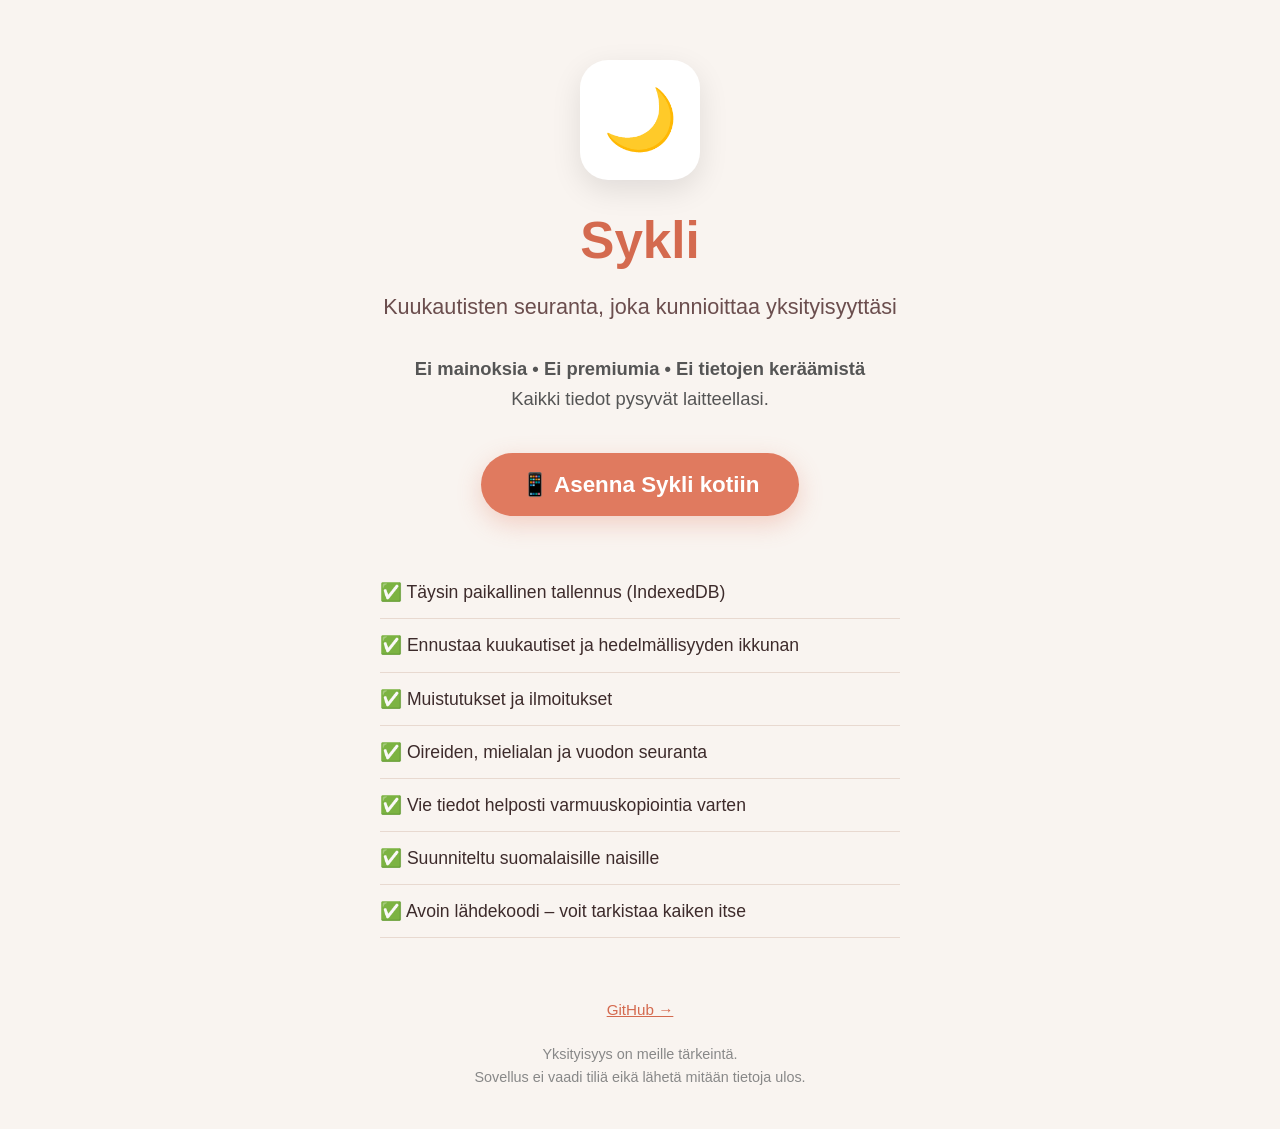
<file: index.html>
<!DOCTYPE html>
<html lang="fi">
<head>
    <meta charset="UTF-8">
    <meta name="viewport" content="width=device-width, initial-scale=1.0">
    <title>Sykli – Yksityinen kuukautisten seuranta</title>
    
    <!-- Link to the app's manifest (important) -->
    <link rel="manifest" href="manifest.json">
    
    <style>
        :root {
            --primary: #e07a5f;
            --soft-bg: #f9f4f0;
            --text: #3d2b2b;
        }
        
        * { margin: 0; padding: 0; box-sizing: border-box; }
        body {
            font-family: -apple-system, BlinkMacSystemFont, 'Segoe UI', Roboto, sans-serif;
            background: var(--soft-bg);
            color: var(--text);
            line-height: 1.6;
            text-align: center;
            padding: 40px 20px;
            min-height: 100vh;
        }
        .container {
            max-width: 640px;
            margin: 0 auto;
        }
        h1 {
            font-size: 3.2rem;
            font-weight: 800;
            margin-bottom: 8px;
            color: #d46a4f;
        }
        .tagline {
            font-size: 1.35rem;
            color: #6b4e4e;
            margin-bottom: 30px;
        }
        .description {
            font-size: 1.15rem;
            margin: 20px 0 40px;
            color: #555;
        }
        .install-btn {
            background: var(--primary);
            color: white;
            border: none;
            padding: 18px 40px;
            font-size: 1.4rem;
            font-weight: 600;
            border-radius: 9999px;
            cursor: pointer;
            box-shadow: 0 8px 25px rgba(224, 122, 95, 0.3);
            transition: all 0.2s;
            display: inline-flex;
            align-items: center;
            gap: 12px;
        }
        .install-btn:hover {
            transform: translateY(-3px);
            box-shadow: 0 12px 30px rgba(224, 122, 95, 0.4);
        }
        .benefits {
            margin: 50px 0;
            text-align: left;
            max-width: 520px;
            margin-left: auto;
            margin-right: auto;
        }
        .benefits ul {
            list-style: none;
        }
        .benefits li {
            padding: 12px 0;
            font-size: 1.1rem;
            border-bottom: 1px solid #e8d9d0;
            display: flex;
            align-items: center;
            gap: 12px;
        }
        .footer {
            margin-top: 60px;
            font-size: 0.95rem;
            color: #888;
        }
        .icon-preview {
            width: 120px;
            height: 120px;
            margin: 20px auto;
            background: white;
            border-radius: 28px;
            box-shadow: 0 10px 30px rgba(0,0,0,0.1);
            display: flex;
            align-items: center;
            justify-content: center;
            font-size: 60px;
        }
    </style>
</head>
<body>
    <div class="container">
        <div class="icon-preview">🌙</div>
        
        <h1>Sykli</h1>
        <p class="tagline">Kuukautisten seuranta, joka kunnioittaa yksityisyyttäsi</p>
        
        <div class="description">
            <strong>Ei mainoksia • Ei premiumia • Ei tietojen keräämistä</strong><br>
            Kaikki tiedot pysyvät laitteellasi.
        </div>

        <button id="installBtn" class="install-btn">
            📱 Asenna Sykli kotiin
        </button>

        <p id="installHint" style="margin-top: 20px; color: #777; display: none;">
            Tai paina selaimen valikosta "Lisää aloitusnäytölle"
        </p>

        <div class="benefits">
            <ul>
                <li>✅ Täysin paikallinen tallennus (IndexedDB)</li>
                <li>✅ Ennustaa kuukautiset ja hedelmällisyyden ikkunan</li>
                <li>✅ Muistutukset ja ilmoitukset</li>
                <li>✅ Oireiden, mielialan ja vuodon seuranta</li>
                <li>✅ Vie tiedot helposti varmuuskopiointia varten</li>
                <li>✅ Suunniteltu suomalaisille naisille</li>
                <li>✅ Avoin lähdekoodi – voit tarkistaa kaiken itse</li>
            </ul>
        </div>

        <div class="footer">
            <p><a href="https://github.com/Hobbyaccu/Sykli" target="_blank" style="color: #d46a4f;">GitHub →</a></p>
            <p style="margin-top: 20px; font-size: 0.9rem;">
                Yksityisyys on meille tärkeintä.<br>
                Sovellus ei vaadi tiliä eikä lähetä mitään tietoja ulos.
            </p>
        </div>
    </div>

    <script>
        let deferredPrompt = null;
        const installBtn = document.getElementById('installBtn');
        const installHint = document.getElementById('installHint');

        // Show install button when possible
        window.addEventListener('beforeinstallprompt', (e) => {
            e.preventDefault();
            deferredPrompt = e;
            installBtn.style.display = 'inline-flex';
            installHint.style.display = 'block';
        });

        // Handle install button click
        installBtn.addEventListener('click', async () => {
            if (!deferredPrompt) return;
            
            const result = await deferredPrompt.prompt();
            console.log(`Install result: ${result.outcome}`);
            
            if (result.outcome === 'accepted') {
                deferredPrompt = null;
            }
        });

        // Detect if already running as installed PWA → redirect to real app
        function checkIfInstalled() {
            if (window.matchMedia('(display-mode: standalone)').matches || 
                window.navigator.standalone === true) {
                window.location.replace('index.html');
            }
        }

        // Check on load and when visibility changes
        window.addEventListener('load', checkIfInstalled);
        document.addEventListener('visibilitychange', () => {
            if (!document.hidden) checkIfInstalled();
        });

        // Optional: After successful install
        window.addEventListener('appinstalled', () => {
            console.log('Sykli was installed successfully!');
            setTimeout(() => {
                window.location.replace('index.html');
            }, 800);
        });
    </script>
</body>
</html>
</file>
